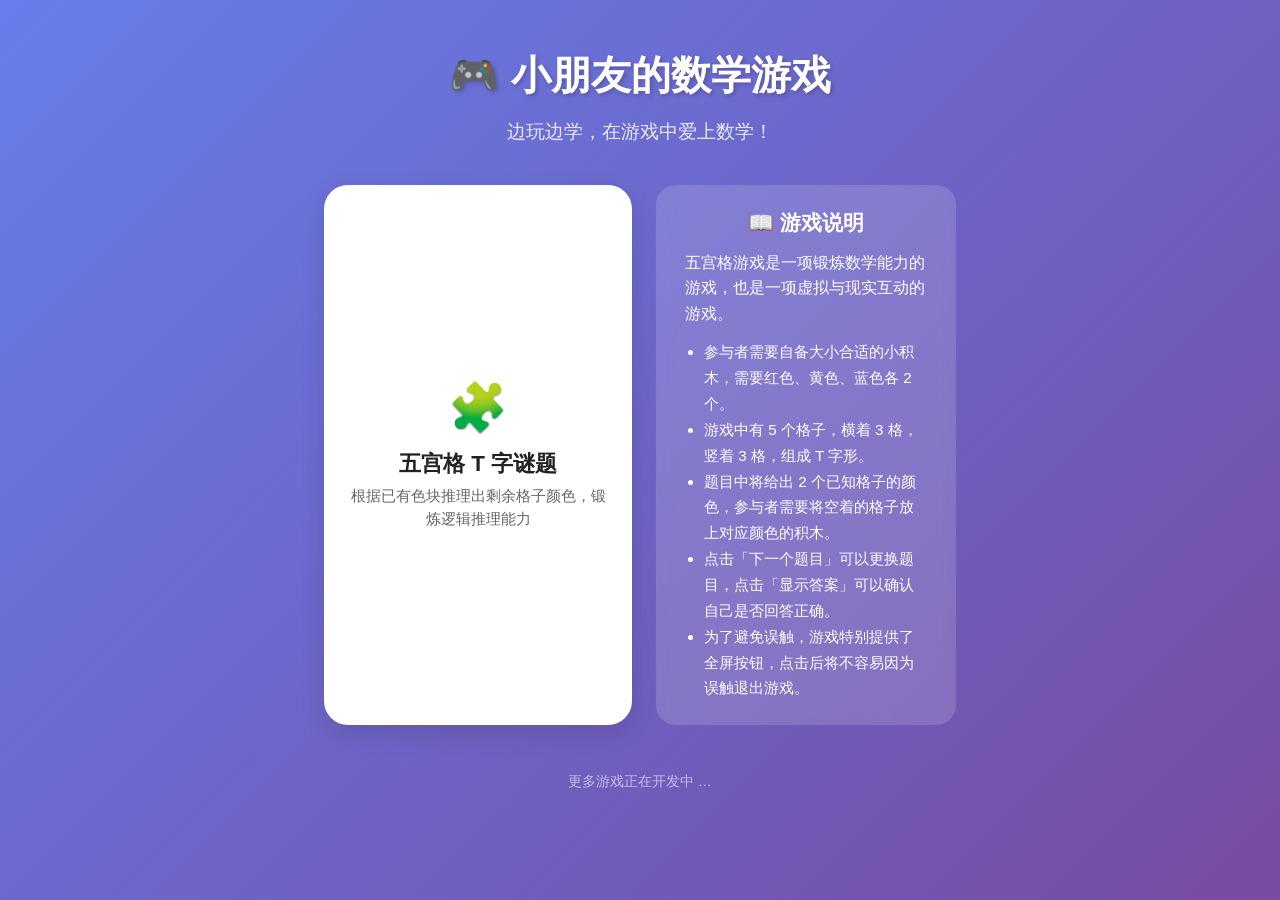
<file: index.html>
<!doctype html>
<html lang="zh-CN">
  <head>
    <meta charset="utf-8" />
    <meta name="viewport" content="width=device-width, initial-scale=1, maximum-scale=1, user-scalable=no" />
    <title>小朋友的数学游戏</title>
    <style>
      html, body { height: 100%; }
      body {
        margin: 0;
        font-family: -apple-system, BlinkMacSystemFont, 'Segoe UI', Roboto, 'Helvetica Neue', Arial, 'Noto Sans', 'PingFang SC', 'Microsoft Yahei', sans-serif;
        background: linear-gradient(135deg, #667eea 0%, #764ba2 100%);
        color: #222;
      }
      .app {
        max-width: 900px;
        margin: 0 auto;
        padding: 3rem 1.5rem;
        text-align: center;
      }
      .title {
        font-size: 2.5rem;
        margin: 0 0 1rem;
        color: #fff;
        text-shadow: 2px 2px 4px rgba(0,0,0,0.2);
      }
      .subtitle {
        font-size: 1.2rem;
        color: rgba(255,255,255,0.85);
        margin: 0 0 2.5rem;
      }
      .games {
        display: flex;
        flex-wrap: wrap;
        justify-content: center;
        align-items: stretch;
        gap: 1.5rem;
      }
      .card {
        display: flex;
        flex-direction: column;
        align-items: center;
        justify-content: center;
        width: 260px;
        padding: 2rem 1.5rem;
        border-radius: 24px;
        background: #fff;
        box-shadow: 0 8px 24px rgba(0,0,0,0.12);
        text-decoration: none;
        color: #222;
        transition: transform 0.15s, box-shadow 0.15s;
      }
      .card:hover {
        transform: translateY(-4px);
        box-shadow: 0 12px 32px rgba(0,0,0,0.18);
      }
      .card:active {
        transform: scale(0.97);
      }
      .card-icon {
        font-size: 3rem;
        margin-bottom: 0.75rem;
      }
      .card-title {
        font-size: 1.4rem;
        font-weight: 700;
        margin: 0 0 0.4rem;
      }
      .card-desc {
        font-size: 0.95rem;
        color: #666;
        margin: 0;
        line-height: 1.5;
      }
      .instructions {
        width: 300px;
        background: rgba(255,255,255,0.15);
        backdrop-filter: blur(8px);
        border-radius: 20px;
        padding: 1.5rem 1.8rem;
        text-align: left;
        color: #fff;
        box-sizing: border-box;
      }
      .instructions h2 {
        font-size: 1.3rem;
        margin: 0 0 0.8rem;
        text-align: center;
      }
      .instructions p {
        margin: 0 0 0.8rem;
        font-size: 1rem;
        line-height: 1.6;
      }
      .instructions ul {
        margin: 0;
        padding-left: 1.2rem;
      }
      .instructions li {
        font-size: 0.95rem;
        line-height: 1.7;
      }
      .footer {
        margin-top: 3rem;
        color: rgba(255,255,255,0.6);
        font-size: 0.85rem;
      }
    </style>
  </head>
  <body>
    <div class="app">
      <h1 class="title">🎮 小朋友的数学游戏</h1>
      <p class="subtitle">边玩边学，在游戏中爱上数学！</p>

      <div class="games">
        <a class="card" href="./cube5/">
          <div class="card-icon">🧩</div>
          <div class="card-title">五宫格 T 字谜题</div>
          <div class="card-desc">根据已有色块推理出剩余格子颜色，锻炼逻辑推理能力</div>
        </a>
        <section class="instructions">
          <h2>📖 游戏说明</h2>
          <p>五宫格游戏是一项锻炼数学能力的游戏，也是一项虚拟与现实互动的游戏。</p>
          <ul>
            <li>参与者需要自备大小合适的小积木，需要红色、黄色、蓝色各 2 个。</li>
            <li>游戏中有 5 个格子，横着 3 格，竖着 3 格，组成 T 字形。</li>
            <li>题目中将给出 2 个已知格子的颜色，参与者需要将空着的格子放上对应颜色的积木。</li>
            <li>点击「下一个题目」可以更换题目，点击「显示答案」可以确认自己是否回答正确。</li>
            <li>为了避免误触，游戏特别提供了全屏按钮，点击后将不容易因为误触退出游戏。</li>
          </ul>
        </section>
      </div>

      <p class="footer">更多游戏正在开发中 …</p>
    </div>
  </body>
</html>
</file>
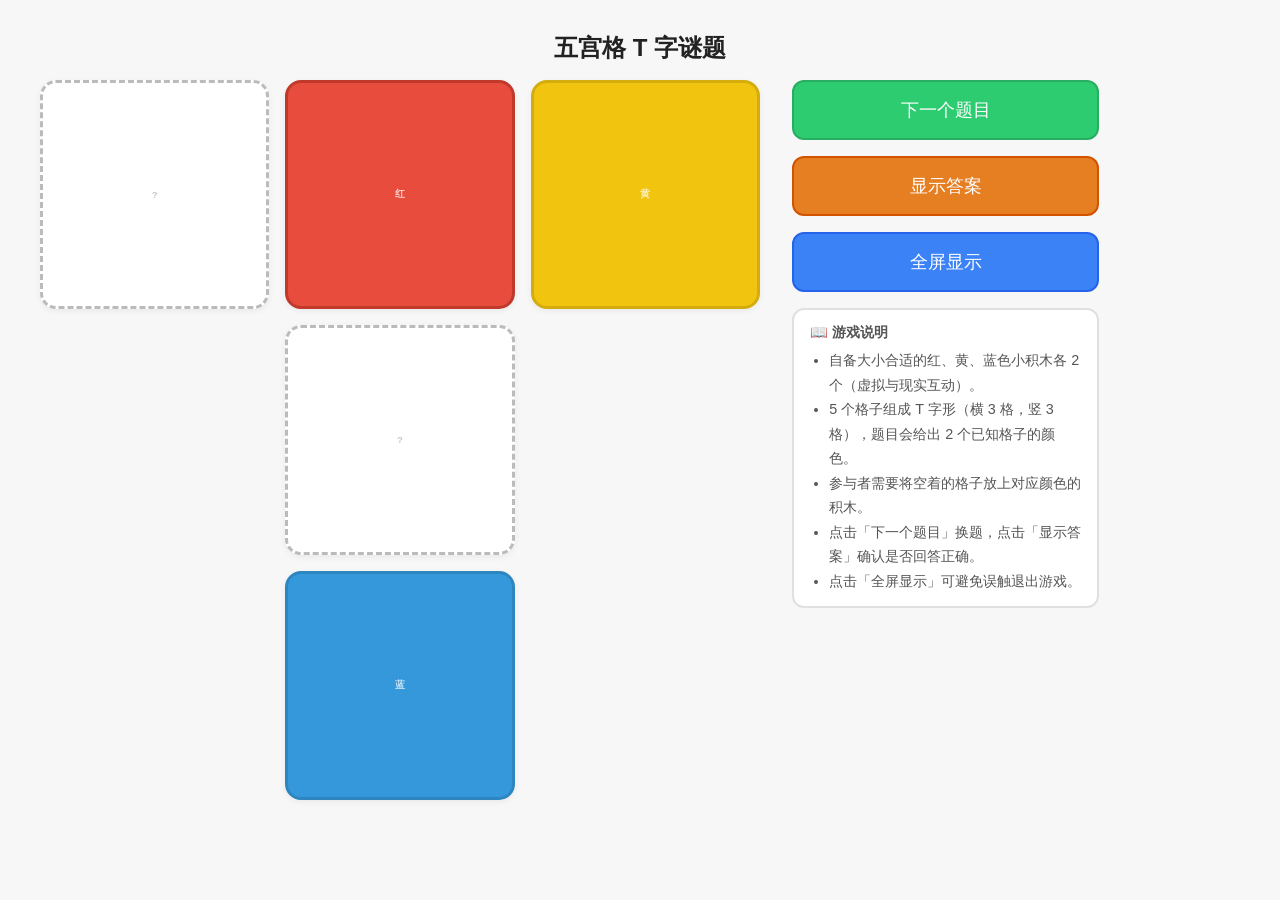
<file: cube5/index.html>
<!doctype html>
<html lang="zh-CN">
  <head>
    <meta charset="utf-8" />
    <meta name="viewport" content="width=device-width, initial-scale=1, maximum-scale=1, user-scalable=no" />
    <title>五宫格 T 字谜题</title>
    <link rel="stylesheet" href="styles.css" />
  </head>
  <body>
    <!-- 主要容器：平板友好布局 -->
    <div class="app">
      <h1 class="title">五宫格 T 字谜题</h1>
      <div class="workspace" aria-label="工作区">
        <!-- 网格容器：3x3，仅使用5个格子构成T字形 -->
        <div class="grid" role="grid" aria-label="T字形五宫格">
          <div class="cell" id="r1c1" role="gridcell" aria-label="行1列1"><span class="label"></span></div>
          <div class="cell" id="r1c2" role="gridcell" aria-label="行1列2"><span class="label"></span></div>
          <div class="cell" id="r1c3" role="gridcell" aria-label="行1列3"><span class="label"></span></div>
          <div class="cell" id="r2c2" role="gridcell" aria-label="行2列2"><span class="label"></span></div>
          <div class="cell" id="r3c2" role="gridcell" aria-label="行3列2"><span class="label"></span></div>
        </div>
        <!-- 右侧侧栏：秒表与按钮 -->
        <aside class="sidebar" aria-label="侧栏控制">
          <div class="controls">
            <button id="btnNext" class="btn" aria-label="下一个题目">下一个题目</button>
            <button id="btnAnswer" class="btn secondary" aria-label="显示答案">显示答案</button>
            <button id="btnFullscreen" class="btn" aria-label="全屏显示">全屏显示</button>
          </div>
          <div class="rules">
            <strong>📖 游戏说明</strong>
            <ul>
              <li>自备大小合适的红、黄、蓝色小积木各 2 个（虚拟与现实互动）。</li>
              <li>5 个格子组成 T 字形（横 3 格，竖 3 格），题目会给出 2 个已知格子的颜色。</li>
              <li>参与者需要将空着的格子放上对应颜色的积木。</li>
              <li>点击「下一个题目」换题，点击「显示答案」确认是否回答正确。</li>
              <li>点击「全屏显示」可避免误触退出游戏。</li>
            </ul>
          </div>
        </aside>
      </div>
    </div>

    <script src="app.js"></script>
  </body>
  </html>
</file>
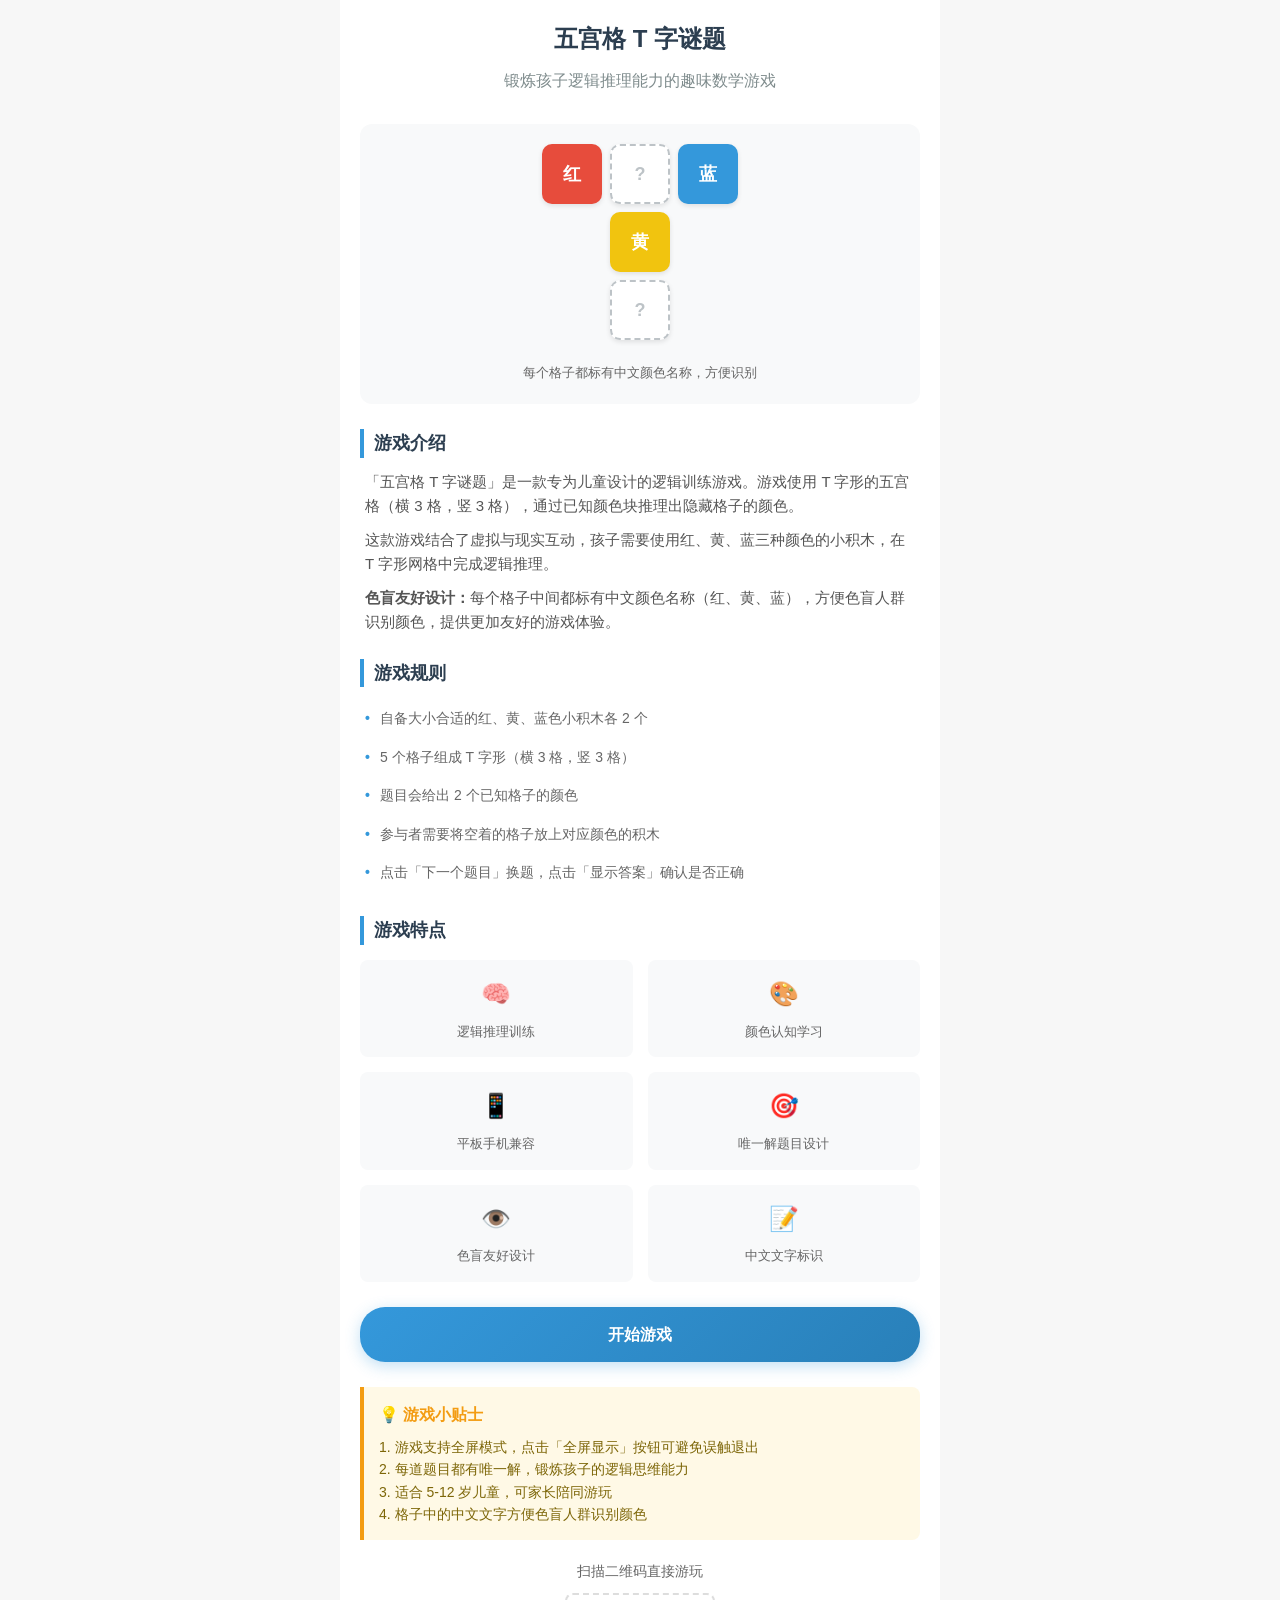
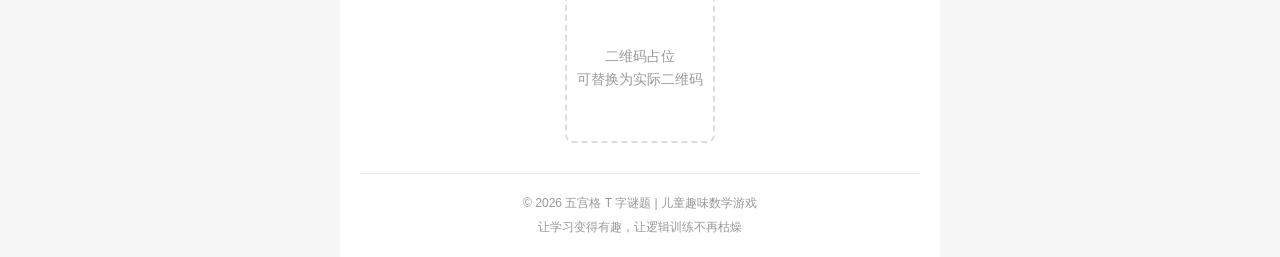
<file: cube5/wechat_article.html>
<!DOCTYPE html>
<html lang="zh-CN">
<head>
    <meta charset="UTF-8">
    <meta name="viewport" content="width=device-width, initial-scale=1.0">
    <title>五宫格 T 字谜题 - 儿童逻辑训练游戏</title>
    <style>
        /* 微信公众号兼容样式 */
        * {
            margin: 0;
            padding: 0;
            box-sizing: border-box;
        }
        
        body {
            font-family: -apple-system, BlinkMacSystemFont, 'Segoe UI', Roboto, 'PingFang SC', 'Microsoft Yahei', sans-serif;
            background: #f7f7f7;
            color: #333;
            line-height: 1.6;
        }
        
        .container {
            max-width: 600px;
            margin: 0 auto;
            background: #fff;
            padding: 20px;
        }
        
        .header {
            text-align: center;
            margin-bottom: 30px;
        }
        
        .title {
            font-size: 24px;
            font-weight: bold;
            color: #2c3e50;
            margin-bottom: 10px;
        }
        
        .subtitle {
            font-size: 16px;
            color: #7f8c8d;
        }
        
        .game-preview {
            background: #f8f9fa;
            border-radius: 12px;
            padding: 20px;
            margin-bottom: 25px;
            text-align: center;
        }
        
        .t-shape {
            display: inline-block;
            margin: 0 auto;
        }
        
        .row {
            display: flex;
            justify-content: center;
            margin-bottom: 8px;
        }
        
        .cell {
            width: 60px;
            height: 60px;
            border-radius: 10px;
            display: flex;
            align-items: center;
            justify-content: center;
            font-weight: bold;
            font-size: 18px;
            color: white;
            margin: 0 4px;
            box-shadow: 0 2px 5px rgba(0,0,0,0.1);
        }
        
        .red { background: #e74c3c; }
        .yellow { background: #f1c40f; }
        .blue { background: #3498db; }
        .hidden { 
            background: #fff; 
            border: 2px dashed #bdc3c7;
            color: #bdc3c7;
        }
        
        .section {
            margin-bottom: 25px;
        }
        
        .section-title {
            font-size: 18px;
            font-weight: bold;
            color: #2c3e50;
            margin-bottom: 12px;
            padding-left: 10px;
            border-left: 4px solid #3498db;
        }
        
        .content {
            font-size: 15px;
            color: #555;
            padding: 0 5px;
        }
        
        .rules-list {
            list-style: none;
            padding: 0;
        }
        
        .rules-list li {
            padding: 8px 0;
            padding-left: 20px;
            position: relative;
            font-size: 14px;
            color: #666;
        }
        
        .rules-list li:before {
            content: "•";
            color: #3498db;
            font-weight: bold;
            position: absolute;
            left: 5px;
        }
        
        .features {
            display: grid;
            grid-template-columns: repeat(2, 1fr);
            gap: 15px;
            margin-top: 15px;
        }
        
        .feature-item {
            background: #f8f9fa;
            padding: 15px;
            border-radius: 8px;
            text-align: center;
        }
        
        .feature-icon {
            font-size: 24px;
            margin-bottom: 8px;
        }
        
        .feature-text {
            font-size: 13px;
            color: #666;
        }
        
        .cta-button {
            display: block;
            background: linear-gradient(135deg, #3498db, #2980b9);
            color: white;
            text-align: center;
            padding: 15px;
            border-radius: 25px;
            text-decoration: none;
            font-weight: bold;
            font-size: 16px;
            margin: 25px 0;
            box-shadow: 0 4px 15px rgba(52, 152, 219, 0.3);
        }
        
        .cta-button:hover {
            background: linear-gradient(135deg, #2980b9, #2471a3);
        }
        
        .tips {
            background: #fff9e6;
            border-left: 4px solid #f39c12;
            padding: 15px;
            border-radius: 0 8px 8px 0;
            margin-top: 20px;
        }
        
        .tips-title {
            font-weight: bold;
            color: #f39c12;
            margin-bottom: 8px;
        }
        
        .tips-content {
            font-size: 14px;
            color: #7d6608;
        }
        
        .footer {
            text-align: center;
            margin-top: 30px;
            padding-top: 20px;
            border-top: 1px solid #eee;
            color: #999;
            font-size: 12px;
        }
        
        .qr-code {
            text-align: center;
            margin: 20px 0;
        }
        
        .qr-placeholder {
            width: 150px;
            height: 150px;
            border: 2px dashed #ddd;
            border-radius: 8px;
            display: inline-flex;
            align-items: center;
            justify-content: center;
            color: #999;
            font-size: 14px;
        }
    </style>
</head>
<body>
    <div class="container">
        <div class="header">
            <h1 class="title">五宫格 T 字谜题</h1>
            <p class="subtitle">锻炼孩子逻辑推理能力的趣味数学游戏</p>
        </div>
        
        <div class="game-preview">
            <div class="t-shape">
                <div class="row">
                    <div class="cell red">红</div>
                    <div class="cell hidden">?</div>
                    <div class="cell blue">蓝</div>
                </div>
                <div class="row">
                    <div class="cell hidden" style="visibility: hidden;"></div>
                    <div class="cell yellow">黄</div>
                    <div class="cell hidden" style="visibility: hidden;"></div>
                </div>
                <div class="row">
                    <div class="cell hidden" style="visibility: hidden;"></div>
                    <div class="cell hidden">?</div>
                    <div class="cell hidden" style="visibility: hidden;"></div>
                </div>
            </div>
            <p style="margin-top: 15px; color: #666; font-size: 13px;">每个格子都标有中文颜色名称，方便识别</p>
        </div>
        
        <div class="section">
            <h2 class="section-title">游戏介绍</h2>
            <div class="content">
                <p>「五宫格 T 字谜题」是一款专为儿童设计的逻辑训练游戏。游戏使用 T 字形的五宫格（横 3 格，竖 3 格），通过已知颜色块推理出隐藏格子的颜色。</p>
                <p style="margin-top: 10px;">这款游戏结合了虚拟与现实互动，孩子需要使用红、黄、蓝三种颜色的小积木，在 T 字形网格中完成逻辑推理。</p>
                <p style="margin-top: 10px;"><strong>色盲友好设计：</strong>每个格子中间都标有中文颜色名称（红、黄、蓝），方便色盲人群识别颜色，提供更加友好的游戏体验。</p>
            </div>
        </div>
        
        <div class="section">
            <h2 class="section-title">游戏规则</h2>
            <ul class="rules-list">
                <li>自备大小合适的红、黄、蓝色小积木各 2 个</li>
                <li>5 个格子组成 T 字形（横 3 格，竖 3 格）</li>
                <li>题目会给出 2 个已知格子的颜色</li>
                <li>参与者需要将空着的格子放上对应颜色的积木</li>
                <li>点击「下一个题目」换题，点击「显示答案」确认是否正确</li>
            </ul>
        </div>
        
        <div class="section">
            <h2 class="section-title">游戏特点</h2>
            <div class="features">
                <div class="feature-item">
                    <div class="feature-icon">🧠</div>
                    <div class="feature-text">逻辑推理训练</div>
                </div>
                <div class="feature-item">
                    <div class="feature-icon">🎨</div>
                    <div class="feature-text">颜色认知学习</div>
                </div>
                <div class="feature-item">
                    <div class="feature-icon">📱</div>
                    <div class="feature-text">平板手机兼容</div>
                </div>
                <div class="feature-item">
                    <div class="feature-icon">🎯</div>
                    <div class="feature-text">唯一解题目设计</div>
                </div>
                <div class="feature-item">
                    <div class="feature-icon">👁️</div>
                    <div class="feature-text">色盲友好设计</div>
                </div>
                <div class="feature-item">
                    <div class="feature-icon">📝</div>
                    <div class="feature-text">中文文字标识</div>
                </div>
            </div>
        </div>
        
        <a href="https://game.zmai.dev/cube5" class="cta-button">开始游戏</a>
        
        <div class="tips">
            <div class="tips-title">💡 游戏小贴士</div>
            <div class="tips-content">
                <p>1. 游戏支持全屏模式，点击「全屏显示」按钮可避免误触退出</p>
                <p>2. 每道题目都有唯一解，锻炼孩子的逻辑思维能力</p>
                <p>3. 适合 5-12 岁儿童，可家长陪同游玩</p>
                <p>4. 格子中的中文文字方便色盲人群识别颜色</p>
            </div>
        </div>
        
        <div class="qr-code">
            <p style="margin-bottom: 10px; color: #666; font-size: 14px;">扫描二维码直接游玩</p>
            <div class="qr-placeholder">
                二维码占位<br>可替换为实际二维码
            </div>
        </div>
        
        <div class="footer">
            <p>© 2026 五宫格 T 字谜题 | 儿童趣味数学游戏</p>
            <p style="margin-top: 5px;">让学习变得有趣，让逻辑训练不再枯燥</p>
        </div>
    </div>
</body>
</html>
</file>
<file: cube5/styles.css>
/* 平板友好基础样式 */
html, body { height: 100%; }
body {
  margin: 0;
  font-family: -apple-system, BlinkMacSystemFont, 'Segoe UI', Roboto, 'Helvetica Neue', Arial, 'Noto Sans', 'PingFang SC', 'Microsoft Yahei', sans-serif;
  background: #f7f7f7;
  color: #222;
}

.app {
  max-width: 1200px;
  margin: 0 auto;
  padding: 2rem 1rem;
}

.title {
  font-size: 1.5rem;
  text-align: center;
  margin: 0 0 1rem;
}

/* 3x3 网格，只用5格位置形成T字形 */
.workspace {
  display: flex;
  align-items: flex-start;
  gap: 2rem;
}

.grid {
  display: grid;
  grid-template-columns: repeat(3, 1fr);
  gap: 1rem;
  justify-items: stretch;
  align-items: stretch;
  width: clamp(360px, 60vw, 720px);
}

/* 单元格通用样式 */
.cell {
  background: #fff;
  border-radius: 16px;
  border: 3px solid #ddd;
  box-shadow: 0 2px 6px rgba(0,0,0,0.06);
  display: flex;
  align-items: center;
  justify-content: center;
  position: relative;
  user-select: none;
  aspect-ratio: 1 / 1;
}

.cell .label {
  font-weight: 700;
  font-size: 60%;
  color: #222;
  opacity: 0.8;
}

/* T字形具体坐标定位 */
#r1c1 { grid-column: 1; grid-row: 1; }
#r1c2 { grid-column: 2; grid-row: 1; }
#r1c3 { grid-column: 3; grid-row: 1; }
#r2c2 { grid-column: 2; grid-row: 2; }
#r3c2 { grid-column: 2; grid-row: 3; }

/* 颜色样式：使用高对比度，内部标签显示首字母辅助辨识 */
.red    { background: #e74c3c; border-color: #c0392b; }
.yellow { background: #f1c40f; border-color: #d4ac0d; }
.blue   { background: #3498db; border-color: #2e86c1; }
.red .label, .yellow .label, .blue .label { color: rgba(255,255,255,0.92); }

/* 隐藏态：留空白并提示占位 */
.hidden {
  background: #fff;
  border-style: dashed;
  border-color: #bbb;
}
.hidden .label { 
  color: #bbb; 
  font-size: 60%;
  font-weight: 700;
}

/* 侧栏与按钮样式：右侧排列，触控友好 */
.sidebar {
  width: clamp(240px, 24vw, 320px);
  display: flex;
  flex-direction: column;
  gap: 1rem;
}

.controls {
  display: flex;
  flex-direction: column;
  gap: 1rem;
}

.rules {
  background: #fff;
  border-radius: 12px;
  border: 2px solid #e0e0e0;
  padding: 0.8rem 1rem;
  font-size: 0.9rem;
  color: #555;
}
.rules strong {
  display: block;
  margin-bottom: 0.4rem;
}
.rules ul {
  margin: 0;
  padding-left: 1.2rem;
}
.rules li {
  line-height: 1.7;
}

.btn {
  font-size: 1.125rem;
  padding: 1rem 1.5rem;
  border-radius: 12px;
  border: 2px solid #333;
  background: #333;
  color: #fff;
  min-width: 200px;
  width: 100%;
}
.btn.secondary {
  border-color: #666;
  background: #666;
}
.btn:active { transform: scale(0.98); }
.btn:focus { outline: 4px solid rgba(0,0,0,0.2); }

/* 各按钮活泼配色 */
#btnNext {
  background: #2ecc71;
  border-color: #27ae60;
}
#btnAnswer {
  background: #e67e22;
  border-color: #d35400;
}
#btnFullscreen {
  background: #3b82f6;
  border-color: #2563eb;
}

#btnNext:hover { background: #27ae60; }
#btnAnswer:hover { background: #d35400; }
#btnFullscreen:hover { background: #2563eb; }

/* 响应式：在小屏时增加网格高度以便触控 */
@media (max-width: 768px) {
  .workspace { flex-direction: column; }
  .grid { width: 100%; }
  .sidebar { width: 100%; }
}

body.is-fullscreen { background: #fff; }
.app:fullscreen {
  background: #fff;
  max-width: none;
  width: 100vw;
  height: 100vh;
  display: flex;
  flex-direction: column;
  align-items: center;
  justify-content: center;
}
.app:fullscreen .workspace {
  justify-content: center;
}
.app:-webkit-full-screen {
  background: #fff;
  max-width: none;
  width: 100vw;
  height: 100vh;
  display: flex;
  flex-direction: column;
  align-items: center;
  justify-content: center;
}
.app:-webkit-full-screen .workspace {
  justify-content: center;
}
</file>
